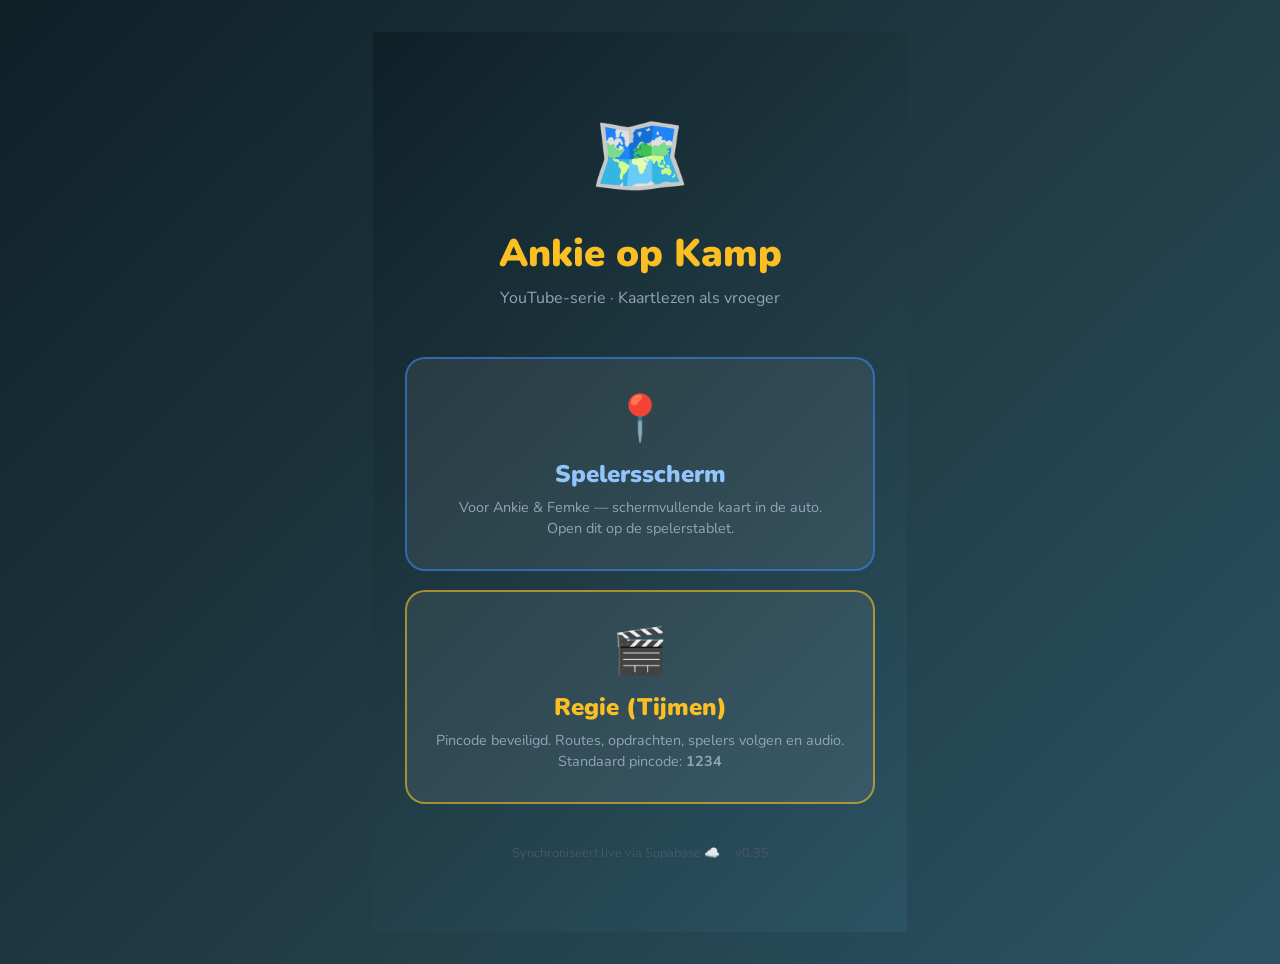
<file: index.html>
<!DOCTYPE html>
<html lang="nl">
<head>
<meta charset="UTF-8">
<meta name="viewport" content="width=device-width, initial-scale=1.0">
<title>Ankie op Kamp</title>
<link href="https://fonts.googleapis.com/css2?family=Nunito:wght@700;800;900&display=swap" rel="stylesheet">
<style>
  *, *::before, *::after { box-sizing: border-box; margin: 0; padding: 0; }
  html, body {
    min-height: 100vh; display: flex; align-items: center; justify-content: center;
    font-family: 'Nunito', sans-serif;
    background: linear-gradient(135deg, #0f2027, #203a43, #2c5364);
    color: #fff; padding: 2rem;
  }
  .wrap { max-width: 500px; width: 100%; text-align: center; }
  .logo { font-size: 5rem; margin-bottom: 1rem; }
  h1 { font-size: 2.4rem; font-weight: 900; color: #fbbf24; margin-bottom: 0.4rem; }
  .sub { color: #94a3b8; font-size: 1rem; margin-bottom: 3rem; }
  .cards { display: flex; flex-direction: column; gap: 1.2rem; }
  .card {
    background: rgba(255,255,255,0.07);
    border: 2px solid rgba(255,255,255,0.15);
    border-radius: 20px; padding: 1.8rem;
    text-decoration: none; color: #fff;
    display: block;
    transition: transform 0.15s, background 0.15s;
  }
  .card:hover { transform: translateY(-3px); background: rgba(255,255,255,0.14); }
  .card-icon { font-size: 2.8rem; margin-bottom: 0.6rem; display: block; }
  .card h2 { font-size: 1.5rem; font-weight: 900; margin-bottom: 0.4rem; }
  .card p { color: #94a3b8; font-size: 0.9rem; line-height: 1.5; }
  .card-speler { border-color: rgba(59,130,246,0.6); }
  .card-regie  { border-color: rgba(251,191,36,0.6); }
  .card-regie h2  { color: #fbbf24; }
  .card-speler h2 { color: #93c5fd; }
  .footer { color: #475569; font-size: 0.8rem; margin-top: 2.5rem; }
</style>
</head>
<body>
<div class="wrap">
  <div class="logo">🗺️</div>
  <h1>Ankie op Kamp</h1>
  <p class="sub">YouTube-serie · Kaartlezen als vroeger</p>
  <div class="cards">
    <a href="./speler.html" class="card card-speler">
      <span class="card-icon">📍</span>
      <h2>Spelersscherm</h2>
      <p>Voor Ankie &amp; Femke — schermvullende kaart in de auto.<br>Open dit op de spelerstablet.</p>
    </a>
    <a href="./regie.html" class="card card-regie">
      <span class="card-icon">🎬</span>
      <h2>Regie (Tijmen)</h2>
      <p>Pincode beveiligd. Routes, opdrachten, spelers volgen en audio.<br>Standaard pincode: <strong>1234</strong></p>
    </a>
  </div>
  <p class="footer">Synchroniseert live via Supabase ☁️ &nbsp;·&nbsp; v0.35</p>
</div>
</body>
</html>
</file>
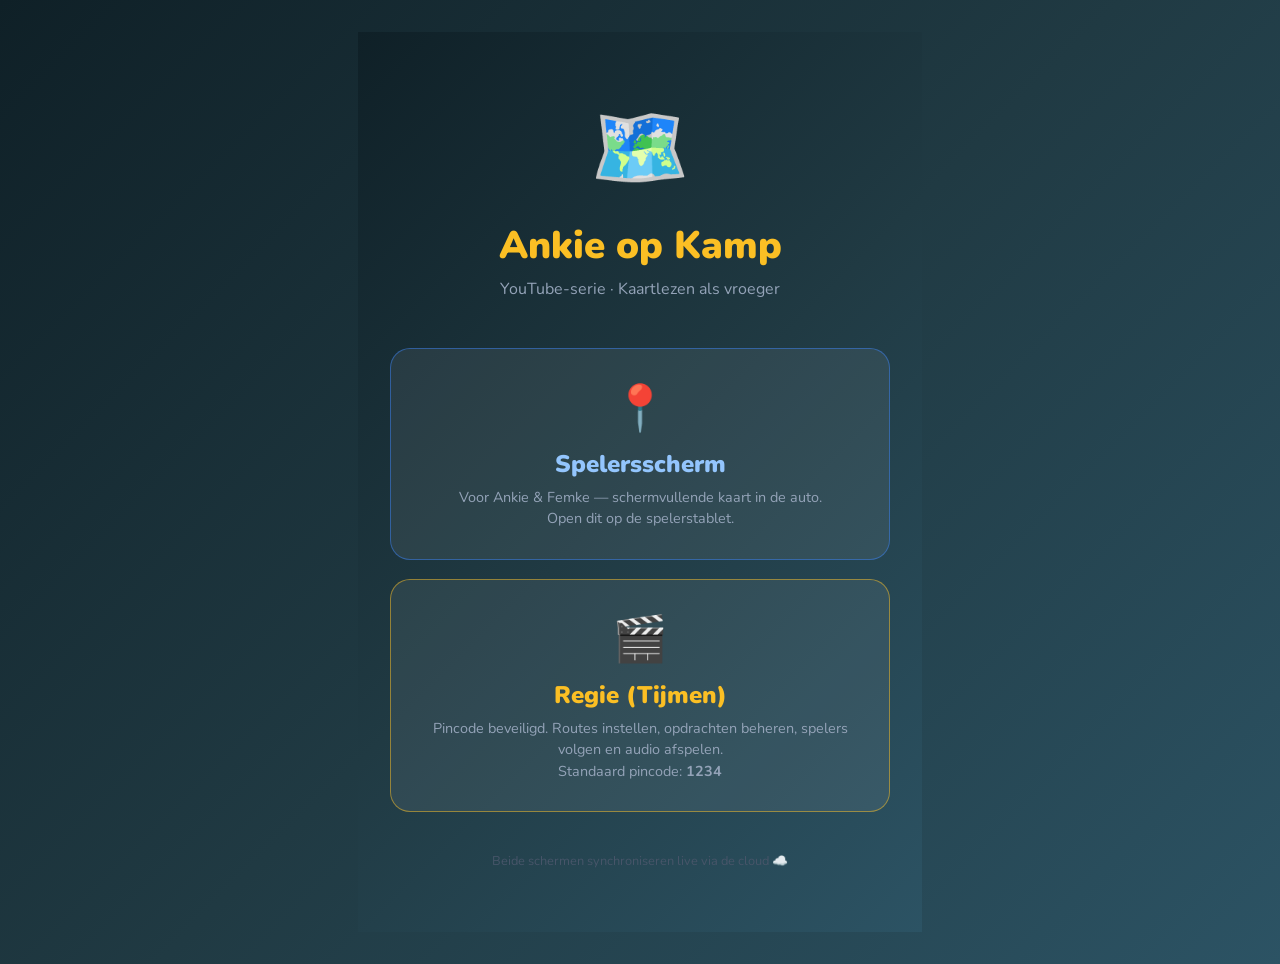
<file: start.html>
<!DOCTYPE html>
<html lang="nl">
<head>
<meta charset="UTF-8">
<meta name="viewport" content="width=device-width, initial-scale=1.0">
<title>Ankie op Kamp – Start</title>
<link href="https://fonts.googleapis.com/css2?family=Nunito:wght@700;800;900&display=swap" rel="stylesheet">
<style>
  *, *::before, *::after { box-sizing: border-box; margin: 0; padding: 0; }
  html, body {
    min-height: 100vh; display: flex; align-items: center; justify-content: center;
    font-family: 'Nunito', sans-serif;
    background: linear-gradient(135deg, #0f2027, #203a43, #2c5364);
    color: #fff;
    padding: 2rem;
  }
  .wrap { max-width: 500px; width: 100%; text-align: center; }
  .logo { font-size: 5rem; margin-bottom: 1rem; }
  h1 { font-size: 2.4rem; font-weight: 900; color: #fbbf24; margin-bottom: 0.4rem; }
  .sub { color: #94a3b8; font-size: 1rem; margin-bottom: 3rem; }
  .cards { display: flex; flex-direction: column; gap: 1.2rem; }
  .card {
    background: rgba(255,255,255,0.07);
    border: 1px solid rgba(255,255,255,0.15);
    border-radius: 20px;
    padding: 1.8rem;
    text-decoration: none;
    color: #fff;
    transition: transform 0.2s, background 0.2s;
    display: block;
  }
  .card:hover { transform: translateY(-4px); background: rgba(255,255,255,0.12); }
  .card .card-icon { font-size: 2.8rem; margin-bottom: 0.6rem; display: block; }
  .card h2 { font-size: 1.5rem; font-weight: 900; margin-bottom: 0.4rem; }
  .card p { color: #94a3b8; font-size: 0.9rem; line-height: 1.5; }
  .card-speler { border-color: rgba(59,130,246,0.5); }
  .card-regie { border-color: rgba(251,191,36,0.5); }
  .card-regie h2 { color: #fbbf24; }
  .card-speler h2 { color: #93c5fd; }
  .footer { color: #475569; font-size: 0.8rem; margin-top: 2.5rem; }
</style>
</head>
<body>
<div class="wrap">
  <div class="logo">🗺️</div>
  <h1>Ankie op Kamp</h1>
  <p class="sub">YouTube-serie · Kaartlezen als vroeger</p>

  <div class="cards">
    <a href="index.html" class="card card-speler">
      <span class="card-icon">📍</span>
      <h2>Spelersscherm</h2>
      <p>Voor Ankie &amp; Femke — schermvullende kaart in de auto.<br>
      Open dit op de spelerstablet.</p>
    </a>

    <a href="regie.html" class="card card-regie">
      <span class="card-icon">🎬</span>
      <h2>Regie (Tijmen)</h2>
      <p>Pincode beveiligd. Routes instellen, opdrachten beheren, spelers volgen en audio afspelen.<br>
      Standaard pincode: <strong>1234</strong></p>
    </a>
  </div>

  <p class="footer">Beide schermen synchroniseren live via de cloud ☁️</p>
</div>
<script>
  if ('serviceWorker' in navigator) {
    navigator.serviceWorker.register('/sw.js').catch(() => {});
  }
</script>
</body>
</html>
</file>
